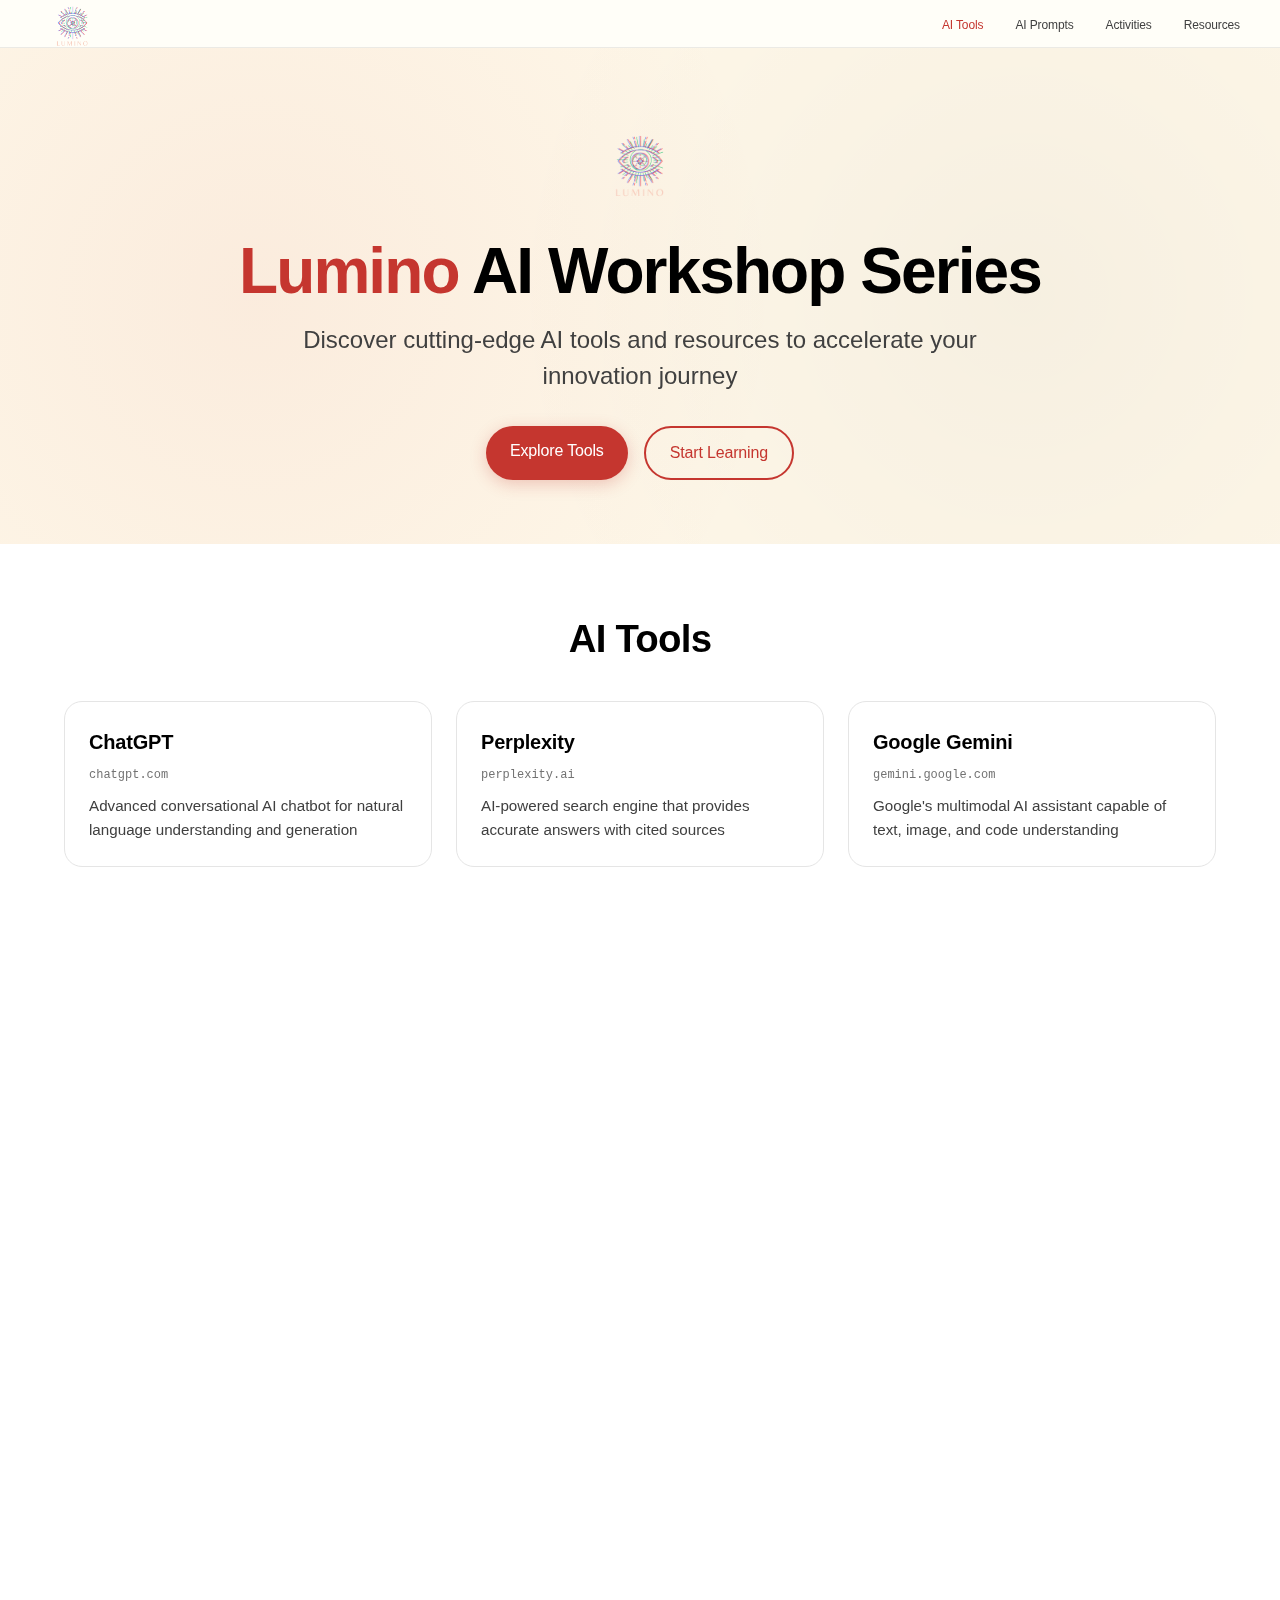
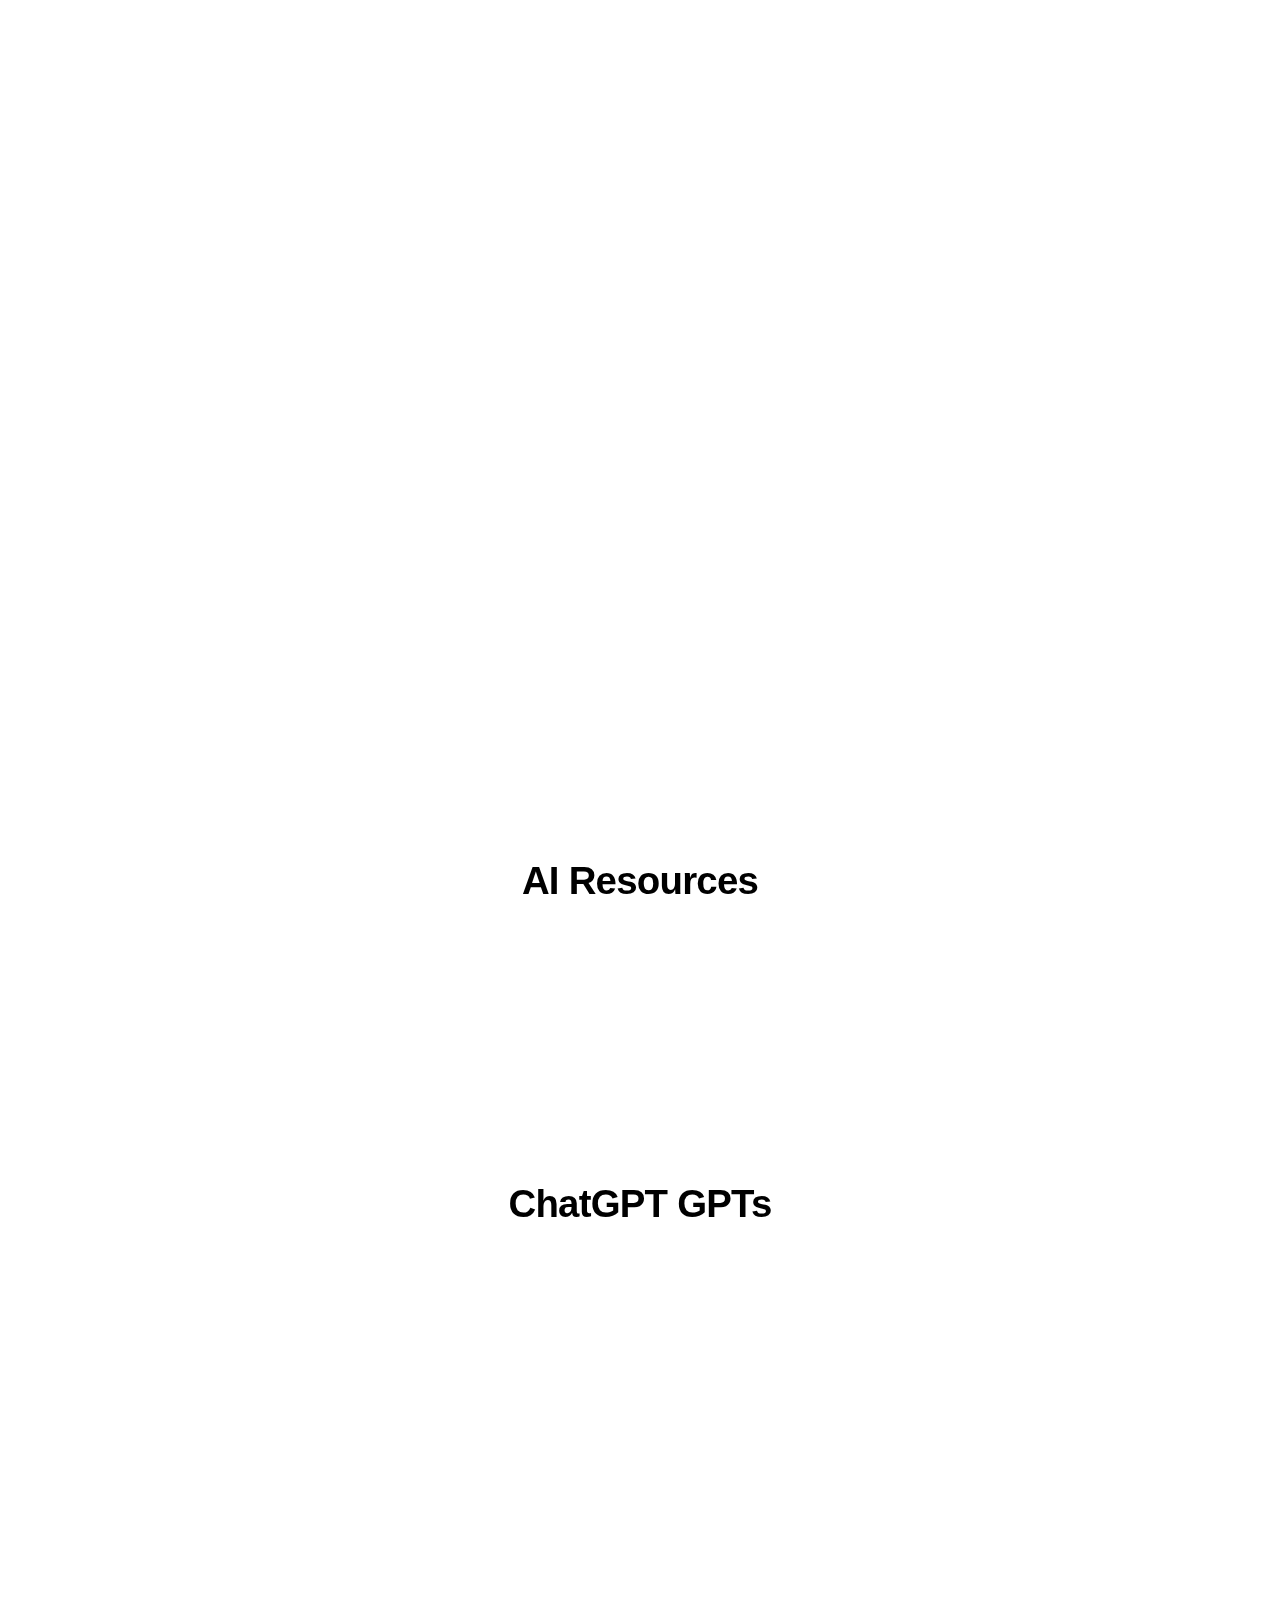
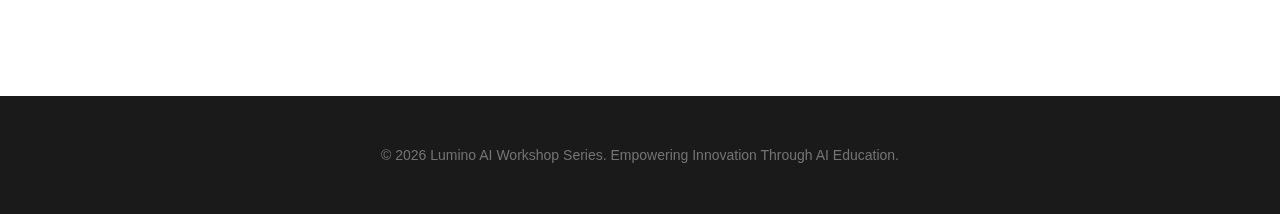
<file: index.html>
<!DOCTYPE html>
<html lang="en">

<head>
    <meta charset="UTF-8">
    <meta name="viewport" content="width=device-width, initial-scale=1.0">
    <title>Lumino AI Workshop Series - AI Tools & Resources</title>
    <link rel="stylesheet" href="styles.css">
</head>

<body>
    <!-- Apple-Style Navigation -->
    <nav class="top-nav">
        <img src="images/logo.png" alt="Lumino" class="top-nav-logo">
        <ul class="top-nav-menu">
            <li><a href="index.html" class="active">AI Tools</a></li>
            <li><a href="aiprompt.html">AI Prompts</a></li>
            <li><a href="activities.html">Activities</a></li>
            <li><a href="resources.html">Resources</a></li>
        </ul>
    </nav>

    <div class="container">
        <!-- Hero Section -->
        <section class="hero">
            <img src="images/logo.png" alt="Lumino Logo" class="hero-logo">
            <h1><span class="accent">Lumino</span> AI Workshop Series</h1>
            <p>Discover cutting-edge AI tools and resources to accelerate your innovation journey</p>
            <div class="hero-buttons">
                <a href="#tools" class="btn btn-primary">Explore Tools</a>
                <a href="activities.html" class="btn btn-secondary">Start Learning</a>
            </div>
        </section>

        <!-- Content -->
        <div class="content">
            <section class="section" id="tools">
                <h2 class="section-title">AI Tools</h2>
                <div class="tools-grid">
                    <div class="tool-card">
                        <a href="https://chatgpt.com/" class="tool-link" target="_blank">ChatGPT</a>
                        <div class="tool-url">chatgpt.com</div>
                        <div class="tool-description">Advanced conversational AI chatbot for natural language
                            understanding and generation</div>
                    </div>

                    <div class="tool-card">
                        <a href="https://www.perplexity.ai/" class="tool-link" target="_blank">Perplexity</a>
                        <div class="tool-url">perplexity.ai</div>
                        <div class="tool-description">AI-powered search engine that provides accurate answers with cited
                            sources</div>
                    </div>

                    <div class="tool-card">
                        <a href="https://gemini.google.com" class="tool-link" target="_blank">Google Gemini</a>
                        <div class="tool-url">gemini.google.com</div>
                        <div class="tool-description">Google's multimodal AI assistant capable of text, image, and code
                            understanding</div>
                    </div>

                    <div class="tool-card">
                        <a href="https://aistudio.google.com/" class="tool-link" target="_blank">Google AI Studio</a>
                        <div class="tool-url">aistudio.google.com</div>
                        <div class="tool-description">Platform for prototyping with Google's generative AI models and
                            APIs</div>
                    </div>

                    <div class="tool-card">
                        <a href="https://www.deepseek.com/" class="tool-link" target="_blank">Deepseek</a>
                        <div class="tool-url">deepseek.com</div>
                        <div class="tool-description">Open-source AI model focused on coding and reasoning capabilities
                        </div>
                    </div>

                    <div class="tool-card">
                        <a href="https://notebooklm.google/" class="tool-link" target="_blank">NotebookLM</a>
                        <div class="tool-url">notebooklm.google</div>
                        <div class="tool-description">AI-powered research and note-taking tool for document analysis and
                            insights</div>
                    </div>

                    <div class="tool-card">
                        <a href="https://suno.com/" class="tool-link" target="_blank">Suno</a>
                        <div class="tool-url">suno.com</div>
                        <div class="tool-description">AI music generator that creates songs from text prompts</div>
                    </div>

                    <div class="tool-card">
                        <a href="https://invideo.io/" class="tool-link" target="_blank">InVideo</a>
                        <div class="tool-url">invideo.io</div>
                        <div class="tool-description">AI-powered video creation platform for marketing and social media
                            content</div>
                    </div>

                    <div class="tool-card">
                        <a href="https://openai.com/sora/" class="tool-link" target="_blank">Sora</a>
                        <div class="tool-url">openai.com/sora</div>
                        <div class="tool-description">OpenAI's text-to-video AI model for creating realistic video
                            content</div>
                    </div>

                    <div class="tool-card">
                        <a href="https://grok.com/" class="tool-link" target="_blank">Grok</a>
                        <div class="tool-url">grok.com</div>
                        <div class="tool-description">X's AI chatbot with real-time information access and witty
                            personality</div>
                    </div>

                    <div class="tool-card">
                        <a href="https://www.meta.ai/" class="tool-link" target="_blank">Meta AI</a>
                        <div class="tool-url">meta.ai</div>
                        <div class="tool-description">Meta's AI assistant integrated across Facebook, Instagram, and
                            WhatsApp</div>
                    </div>

                    <div class="tool-card">
                        <a href="https://gen.hexa3d.io/free-online-ai-3d-image-to-model-generator" class="tool-link"
                            target="_blank">Hexa 3D</a>
                        <div class="tool-url">gen.hexa3d.io</div>
                        <div class="tool-description">AI-powered 3D model generator from images for game and design
                            assets</div>
                    </div>

                    <div class="tool-card">
                        <a href="https://app.read.ai/" class="tool-link" target="_blank">Read AI</a>
                        <div class="tool-url">app.read.ai</div>
                        <div class="tool-description">AI meeting assistant that provides summaries and insights from
                            video calls</div>
                    </div>

                    <div class="tool-card">
                        <a href="https://manus.im/app" class="tool-link" target="_blank">Manus AI</a>
                        <div class="tool-url">manus.im/app</div>
                        <div class="tool-description">AI-powered writing assistant for academic and professional
                            documents</div>
                    </div>

                    <div class="tool-card">
                        <a href="https://web.descript.com/" class="tool-link" target="_blank">Descript</a>
                        <div class="tool-url">web.descript.com</div>
                        <div class="tool-description">All-in-one video and podcast editing platform with AI
                            transcription</div>
                    </div>

                    <div class="tool-card">
                        <a href="https://fliki.ai/" class="tool-link" target="_blank">Fliki AI</a>
                        <div class="tool-url">fliki.ai</div>
                        <div class="tool-description">Text-to-video AI platform with realistic voice synthesis and
                            avatars</div>
                    </div>

                    <div class="tool-card">
                        <a href="https://quillbot.com/" class="tool-link" target="_blank">Quillbot</a>
                        <div class="tool-url">quillbot.com</div>
                        <div class="tool-description">AI writing tool for paraphrasing, grammar checking, and content
                            optimization</div>
                    </div>

                    <div class="tool-card">
                        <a href="https://hixbypass.com/" class="tool-link" target="_blank">Hix AI Bypass</a>
                        <div class="tool-url">hixbypass.com</div>
                        <div class="tool-description">AI detection bypass tool to humanize AI-generated content</div>
                    </div>

                    <div class="tool-card">
                        <a href="https://www.canva.com/" class="tool-link" target="_blank">Canva</a>
                        <div class="tool-url">canva.com</div>
                        <div class="tool-description">Graphic design platform with AI-powered design suggestions and
                            templates</div>
                    </div>

                    <div class="tool-card">
                        <a href="https://character.ai/" class="tool-link" target="_blank">Character AI</a>
                        <div class="tool-url">character.ai</div>
                        <div class="tool-description">Platform for creating and chatting with AI-powered fictional
                            characters</div>
                    </div>

                    <div class="tool-card">
                        <a href="https://remini.ai/" class="tool-link" target="_blank">Remini</a>
                        <div class="tool-url">remini.ai</div>
                        <div class="tool-description">AI photo enhancer that improves and upscales image quality</div>
                    </div>

                    <div class="tool-card">
                        <a href="https://claude.ai/" class="tool-link" target="_blank">Claude AI</a>
                        <div class="tool-url">claude.ai</div>
                        <div class="tool-description">Anthropic's AI assistant focused on helpfulness, harmlessness, and
                            honesty</div>
                    </div>

                    <div class="tool-card">
                        <a href="https://gamma.app/" class="tool-link" target="_blank">Gamma AI</a>
                        <div class="tool-url">gamma.app</div>
                        <div class="tool-description">AI-powered presentation and document creator with beautiful
                            designs</div>
                    </div>

                    <div class="tool-card">
                        <a href="https://venngage.com/" class="tool-link" target="_blank">Venngage</a>
                        <div class="tool-url">venngage.com</div>
                        <div class="tool-description">Infographic and data visualization tool with AI-powered design
                            assistance</div>
                    </div>

                    <div class="tool-card">
                        <a href="https://lovable.dev/" class="tool-link" target="_blank">Lovable Dev</a>
                        <div class="tool-url">lovable.dev</div>
                        <div class="tool-description">AI-powered web development platform for building apps with natural
                            language</div>
                    </div>

                    <div class="tool-card">
                        <a href="https://n8n.io/" class="tool-link" target="_blank">N8n</a>
                        <div class="tool-url">n8n.io</div>
                        <div class="tool-description">Workflow automation platform with AI integrations for connecting
                            apps and services</div>
                    </div>
                </div>
            </section>

            <section class="section">
                <h2 class="section-title">AI Resources</h2>
                <div class="tools-grid">
                    <div class="resource-item">
                        <a href="https://artificialanalysis.ai/models" class="resource-link" target="_blank">AI
                            Benchmark</a>
                        <div class="resource-url">artificialanalysis.ai</div>
                        <div class="resource-description">Comprehensive performance comparisons and benchmarks for AI
                            language models</div>
                    </div>

                    <div class="resource-item">
                        <a href="https://platform.openai.com/chat/edit?models=gpt-5&optimize=true" class="resource-link"
                            target="_blank">ChatGPT 5 Prompt Optimizer</a>
                        <div class="resource-url">platform.openai.com</div>
                        <div class="resource-description">Advanced prompt optimization tool for maximizing ChatGPT-5
                            performance</div>
                    </div>
                </div>
            </section>

            <section class="section">
                <h2 class="section-title">ChatGPT GPTs</h2>
                <div class="tools-grid">
                    <div class="resource-item">
                        <a href="https://chatgpt.com/g/g-68c7e5ec75c4819199b77ba460ff1938-fact-checker-gpt"
                            class="resource-link" target="_blank">Fact Checker GPT</a>
                        <div class="resource-description">Verifies information accuracy and checks claims against
                            reliable sources</div>
                    </div>

                    <div class="resource-item">
                        <a href="https://chatgpt.com/g/g-hpFSt1lgj-market-research-and-trends-analyst"
                            class="resource-link" target="_blank">Market Research Analyst</a>
                        <div class="resource-description">Analyzes market trends, consumer behavior, and provides
                            competitive insights</div>
                    </div>

                    <div class="resource-item">
                        <a href="https://chatgpt.com/g/g-WKIaLGGem-tech-support-advisor" class="resource-link"
                            target="_blank">Tech Support Advisor</a>
                        <div class="resource-description">Provides technical support, troubleshooting, and IT solutions
                        </div>
                    </div>

                    <div class="resource-item">
                        <a href="https://chatgpt.com/g/g-alKfVrz9K-canva" class="resource-link"
                            target="_blank">Canva</a>
                        <div class="resource-description">Creates stunning graphics and designs with AI-powered
                            suggestions</div>
                    </div>

                    <div class="resource-item">
                        <a href="https://chatgpt.com/g/g-hcqdAuSMv-kayak-flights-hotels-cars" class="resource-link"
                            target="_blank">KAYAK - Flights, Hotels & Cars</a>
                        <div class="resource-description">Search and book flights, hotels, and rental cars with
                            integrated planning</div>
                    </div>
                </div>
            </section>
        </div>

        <footer class="footer">
            <p>© 2026 Lumino AI Workshop Series. Empowering Innovation Through AI Education.</p>
        </footer>
    </div>

    <script src="main.js"></script>
</body>

</html>
</file>
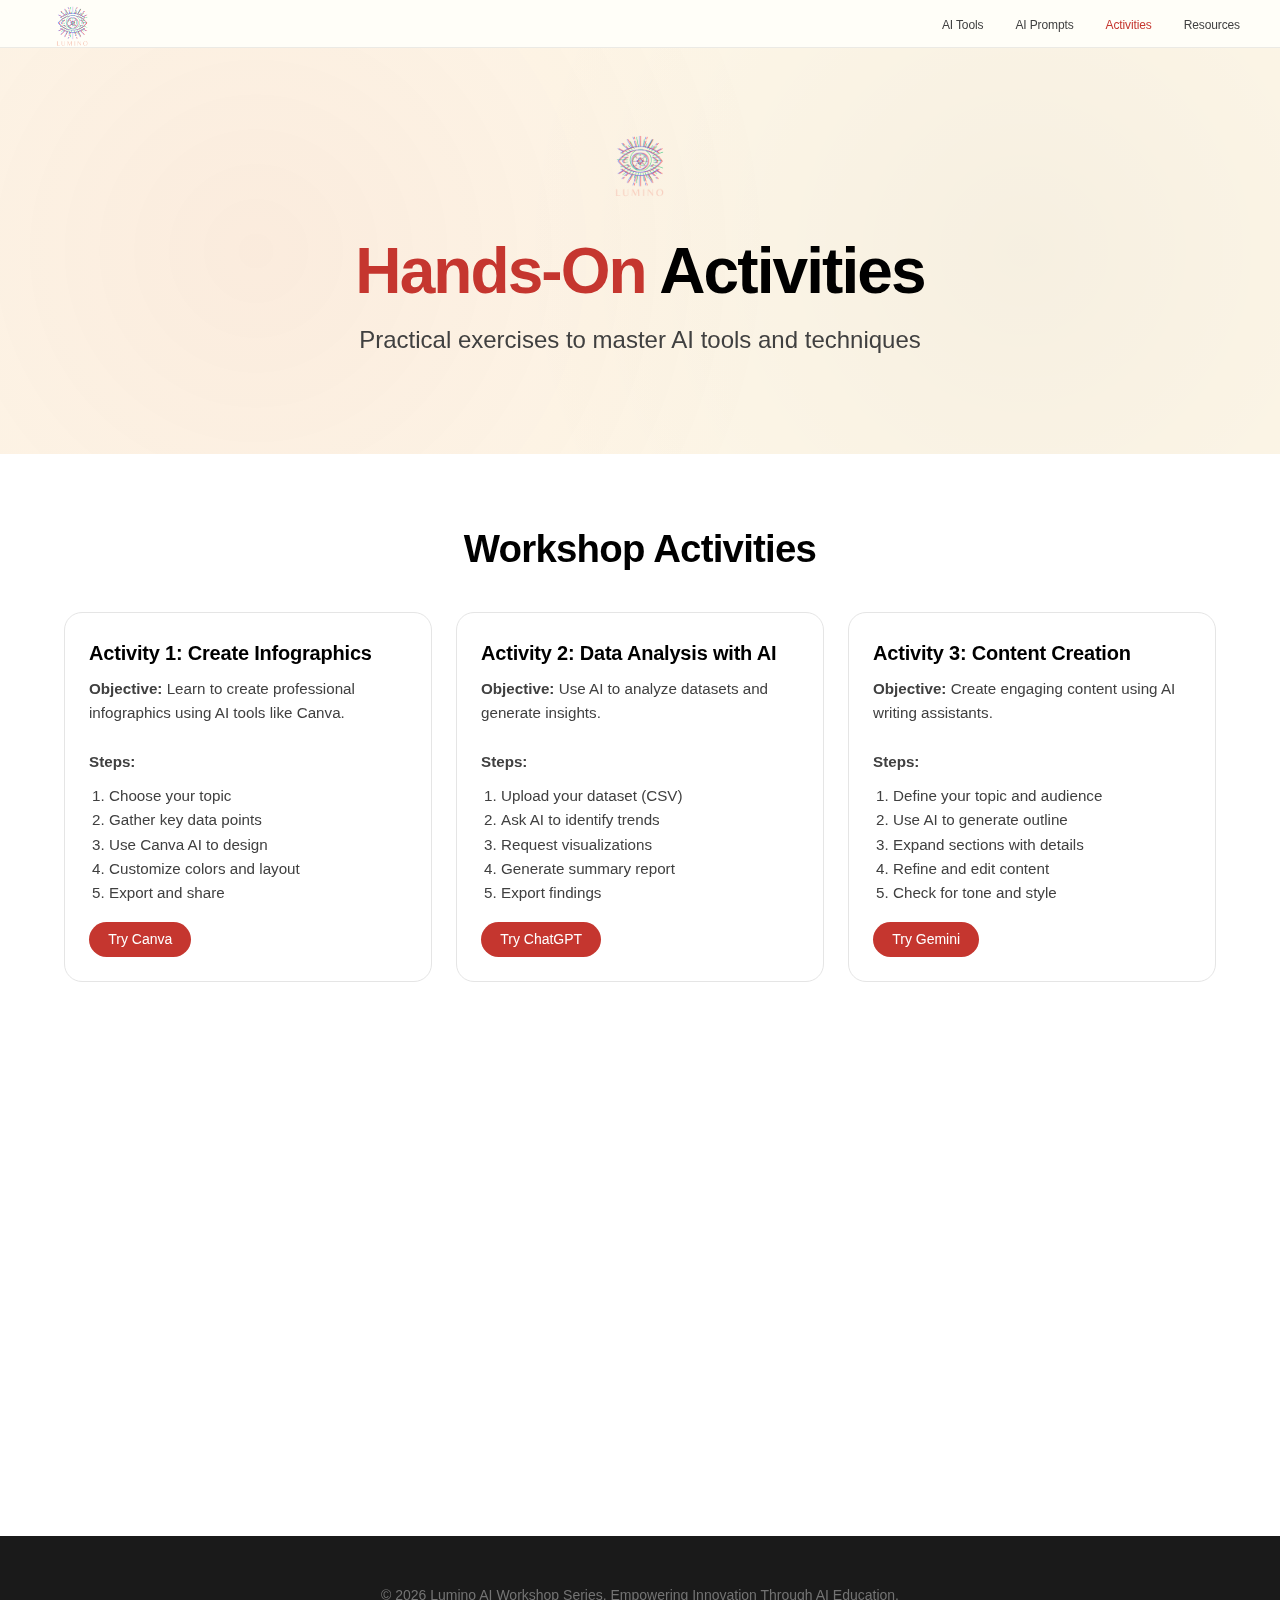
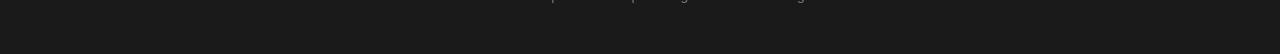
<file: activities.html>
<!DOCTYPE html>
<html lang="en">

<head>
    <meta charset="UTF-8">
    <meta name="viewport" content="width=device-width, initial-scale=1.0">
    <title>Activities - Lumino AI Workshop Series</title>
    <link rel="stylesheet" href="styles.css">
</head>

<body>
    <!-- Apple-Style Navigation -->
    <nav class="top-nav">
        <img src="images/logo.png" alt="Lumino" class="top-nav-logo">
        <ul class="top-nav-menu">
            <li><a href="index.html">AI Tools</a></li>
            <li><a href="aiprompt.html">AI Prompts</a></li>
            <li><a href="activities.html" class="active">Activities</a></li>
            <li><a href="resources.html">Resources</a></li>
        </ul>
    </nav>

    <div class="container">
        <!-- Hero Section -->
        <section class="hero">
            <img src="images/logo.png" alt="Lumino Logo" class="hero-logo">
            <h1><span class="accent">Hands-On</span> Activities</h1>
            <p>Practical exercises to master AI tools and techniques</p>
        </section>

        <!-- Content -->
        <div class="content">
            <section class="section">
                <h2 class="section-title">Workshop Activities</h2>
                <div class="tools-grid">
                    <div class="activity-card">
                        <div class="tool-link">Activity 1: Create Infographics</div>
                        <div class="tool-description">
                            <strong>Objective:</strong> Learn to create professional infographics using AI tools like
                            Canva.
                            <br><br>
                            <strong>Steps:</strong>
                            <ol style="margin-left: 20px; margin-top: 10px;">
                                <li>Choose your topic</li>
                                <li>Gather key data points</li>
                                <li>Use Canva AI to design</li>
                                <li>Customize colors and layout</li>
                                <li>Export and share</li>
                            </ol>
                        </div>
                        <button class="copy-btn" onclick="window.open('https://canva.com', '_blank')">Try Canva</button>
                    </div>

                    <div class="activity-card">
                        <div class="tool-link">Activity 2: Data Analysis with AI</div>
                        <div class="tool-description">
                            <strong>Objective:</strong> Use AI to analyze datasets and generate insights.
                            <br><br>
                            <strong>Steps:</strong>
                            <ol style="margin-left: 20px; margin-top: 10px;">
                                <li>Upload your dataset (CSV)</li>
                                <li>Ask AI to identify trends</li>
                                <li>Request visualizations</li>
                                <li>Generate summary report</li>
                                <li>Export findings</li>
                            </ol>
                        </div>
                        <button class="copy-btn" onclick="window.open('https://chatgpt.com', '_blank')">Try
                            ChatGPT</button>
                    </div>

                    <div class="activity-card">
                        <div class="tool-link">Activity 3: Content Creation</div>
                        <div class="tool-description">
                            <strong>Objective:</strong> Create engaging content using AI writing assistants.
                            <br><br>
                            <strong>Steps:</strong>
                            <ol style="margin-left: 20px; margin-top: 10px;">
                                <li>Define your topic and audience</li>
                                <li>Use AI to generate outline</li>
                                <li>Expand sections with details</li>
                                <li>Refine and edit content</li>
                                <li>Check for tone and style</li>
                            </ol>
                        </div>
                        <button class="copy-btn" onclick="window.open('https://gemini.google.com', '_blank')">Try
                            Gemini</button>
                    </div>

                    <div class="activity-card">
                        <div class="tool-link">Activity 4: Image Generation</div>
                        <div class="tool-description">
                            <strong>Objective:</strong> Create custom images using AI image generators.
                            <br><br>
                            <strong>Steps:</strong>
                            <ol style="margin-left: 20px; margin-top: 10px;">
                                <li>Craft a detailed prompt</li>
                                <li>Specify style and mood</li>
                                <li>Generate multiple variations</li>
                                <li>Select best result</li>
                                <li>Refine with adjustments</li>
                            </ol>
                        </div>
                        <button class="copy-btn" onclick="window.open('https://chatgpt.com', '_blank')">Try
                            DALL-E</button>
                    </div>

                    <div class="activity-card">
                        <div class="tool-link">Activity 5: Research Paper Summary</div>
                        <div class="tool-description">
                            <strong>Objective:</strong> Use AI to summarize and analyze research papers.
                            <br><br>
                            <strong>Steps:</strong>
                            <ol style="margin-left: 20px; margin-top: 10px;">
                                <li>Upload PDF or provide URL</li>
                                <li>Request key findings summary</li>
                                <li>Ask for methodology breakdown</li>
                                <li>Get citation suggestions</li>
                                <li>Generate reading notes</li>
                            </ol>
                        </div>
                        <button class="copy-btn" onclick="window.open('https://notebooklm.google', '_blank')">Try
                            NotebookLM</button>
                    </div>

                    <div class="activity-card">
                        <div class="tool-link">Activity 6: Video Script Writing</div>
                        <div class="tool-description">
                            <strong>Objective:</strong> Create professional video scripts using AI.
                            <br><br>
                            <strong>Steps:</strong>
                            <ol style="margin-left: 20px; margin-top: 10px;">
                                <li>Define video purpose and length</li>
                                <li>Outline key talking points</li>
                                <li>Generate script with AI</li>
                                <li>Add hooks and CTAs</li>
                                <li>Format for teleprompter</li>
                            </ol>
                        </div>
                        <button class="copy-btn" onclick="window.open('https://claude.ai', '_blank')">Try
                            Claude</button>
                    </div>
                </div>
            </section>
        </div>

        <footer class="footer">
            <p>© 2026 Lumino AI Workshop Series. Empowering Innovation Through AI Education.</p>
        </footer>
    </div>

    <script src="main.js"></script>
</body>

</html>
</file>
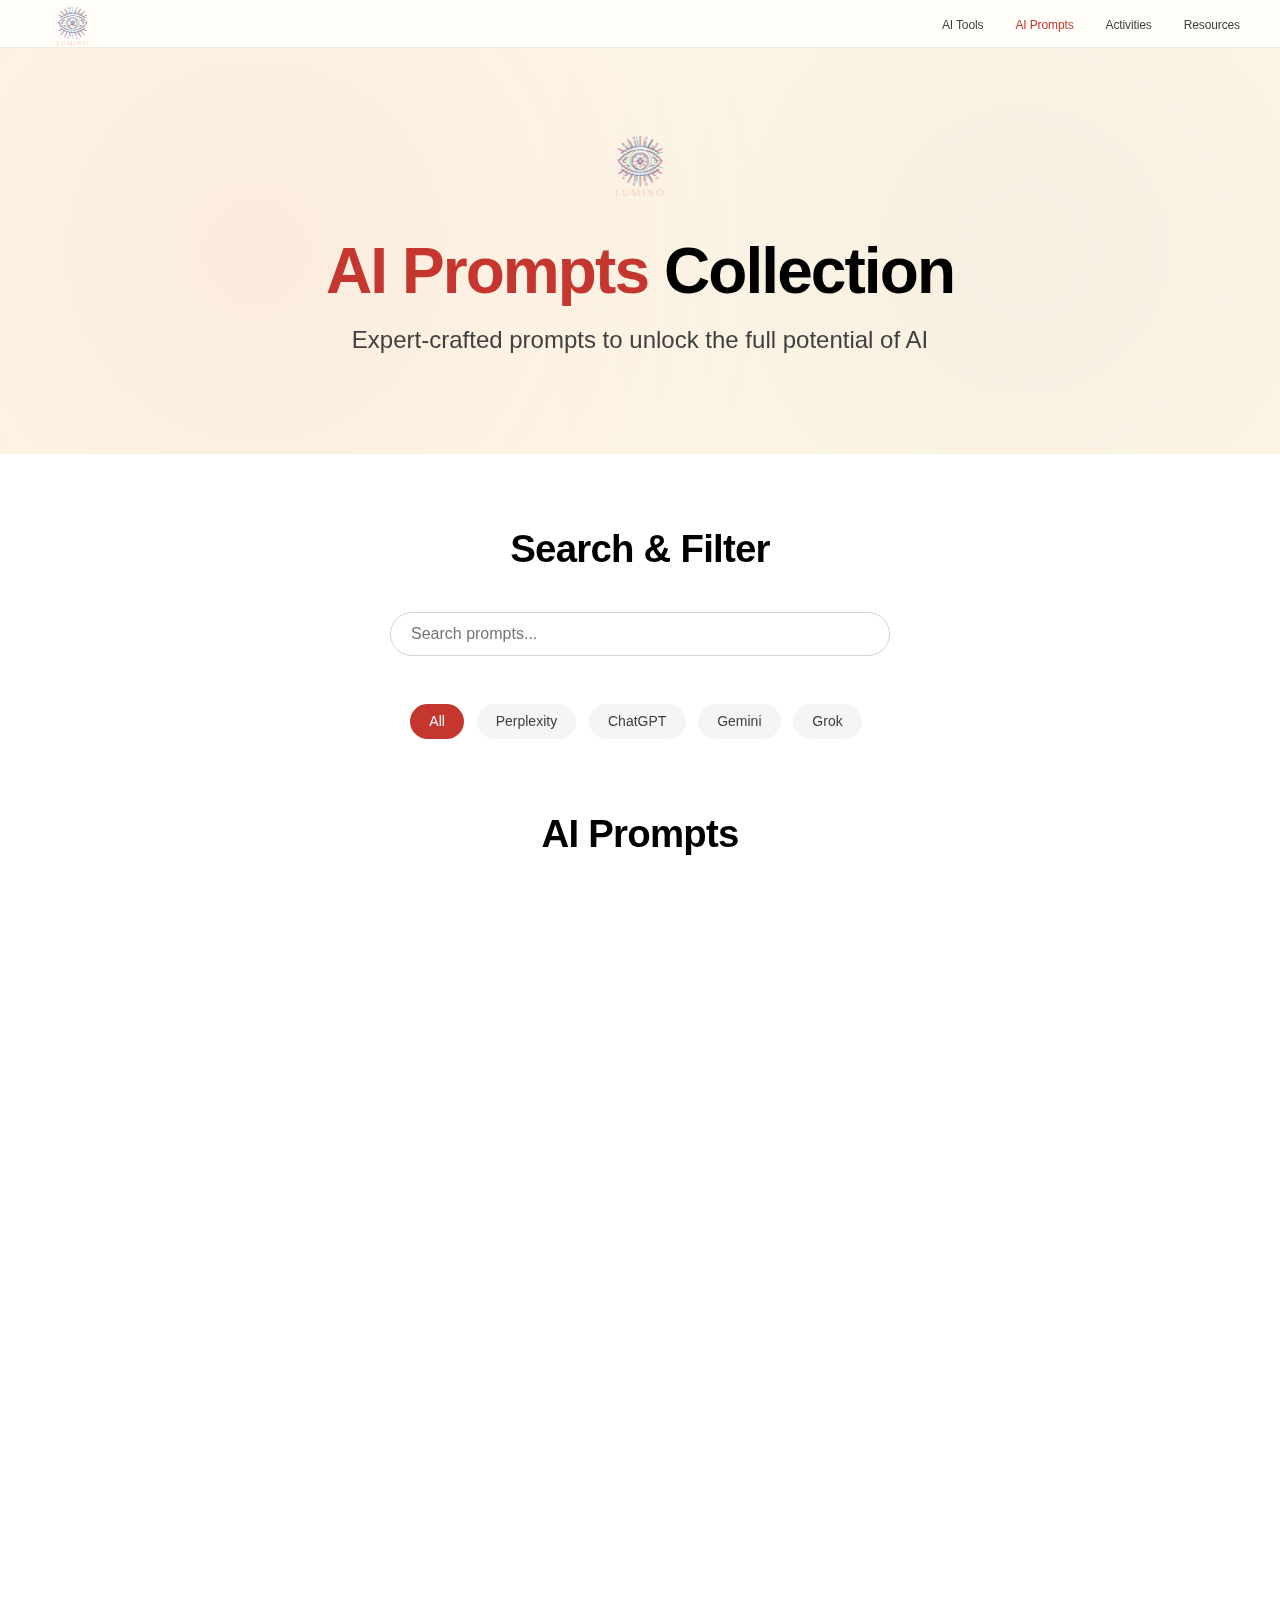
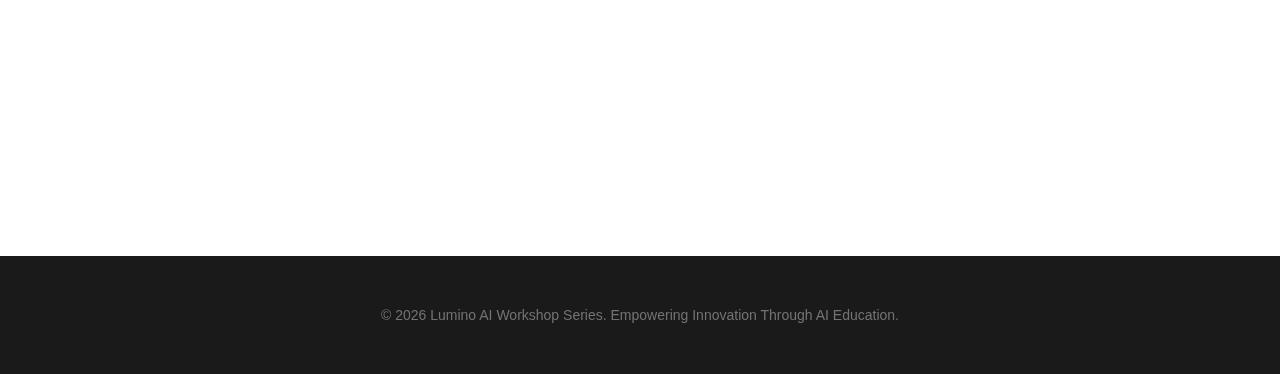
<file: aiprompt.html>
<!DOCTYPE html>
<html lang="en">

<head>
    <meta charset="UTF-8">
    <meta name="viewport" content="width=device-width, initial-scale=1.0">
    <title>AI Prompts - Lumino AI Workshop Series</title>
    <link rel="stylesheet" href="styles.css">
</head>

<body>
    <!-- Apple-Style Navigation -->
    <nav class="top-nav">
        <img src="images/logo.png" alt="Lumino" class="top-nav-logo">
        <ul class="top-nav-menu">
            <li><a href="index.html">AI Tools</a></li>
            <li><a href="aiprompt.html" class="active">AI Prompts</a></li>
            <li><a href="activities.html">Activities</a></li>
            <li><a href="resources.html">Resources</a></li>
        </ul>

    </nav>

    <div class="container">
        <!-- Hero Section -->
        <section class="hero">
            <img src="images/logo.png" alt="Lumino Logo" class="hero-logo">
            <h1><span class="accent">AI Prompts</span> Collection</h1>
            <p>Expert-crafted prompts to unlock the full potential of AI</p>
        </section>

        <!-- Content -->
        <div class="content">
            <section class="section">
                <h2 class="section-title">Search & Filter</h2>
                <div style="text-align: center; margin-bottom: 2rem;">
                    <input type="text" id="searchInput" placeholder="Search prompts..."
                        style="width: 100%; max-width: 500px; padding: 12px 20px; border: 1px solid var(--gray-300); border-radius: var(--radius-full); font-size: 1rem;">
                </div>
                <div style="text-align: center; margin-bottom: 2rem;">
                    <button class="filter-btn active" data-platform="all">All</button>
                    <button class="filter-btn" data-platform="perplexity">Perplexity</button>
                    <button class="filter-btn" data-platform="chatgpt">ChatGPT</button>
                    <button class="filter-btn" data-platform="gemini">Gemini</button>
                    <button class="filter-btn" data-platform="grok">Grok</button>
                </div>
            </section>

            <section class="section">
                <h2 class="section-title">AI Prompts</h2>
                <div class="tools-grid">
                    <div class="prompt-card" data-platform="perplexity">
                        <div class="tool-link">Research Assistant</div>
                        <div class="tool-description">Help me research [topic]. Provide key insights, latest
                            developments, and credible sources.</div>
                        <button class="copy-btn" onclick="copyPrompt(this)">Copy Prompt</button>
                    </div>

                    <div class="prompt-card" data-platform="chatgpt">
                        <div class="tool-link">Content Writer</div>
                        <div class="tool-description">Write a compelling [blog post/article] about [topic] in a [tone]
                            style with [word count] words.</div>
                        <button class="copy-btn" onclick="copyPrompt(this)">Copy Prompt</button>
                    </div>

                    <div class="prompt-card" data-platform="chatgpt">
                        <div class="tool-link">Code Assistant</div>
                        <div class="tool-description">Help me write [language] code to [task]. Include comments and best
                            practices.</div>
                        <button class="copy-btn" onclick="copyPrompt(this)">Copy Prompt</button>
                    </div>

                    <div class="prompt-card" data-platform="gemini">
                        <div class="tool-link">Image Analysis</div>
                        <div class="tool-description">Analyze this image and provide detailed insights about [specific
                            aspect].</div>
                        <button class="copy-btn" onclick="copyPrompt(this)">Copy Prompt</button>
                    </div>

                    <div class="prompt-card" data-platform="chatgpt">
                        <div class="tool-link">Email Composer</div>
                        <div class="tool-description">Draft a professional email to [recipient] regarding [subject] in a
                            [tone] manner.</div>
                        <button class="copy-btn" onclick="copyPrompt(this)">Copy Prompt</button>
                    </div>

                    <div class="prompt-card" data-platform="perplexity">
                        <div class="tool-link">Fact Checker</div>
                        <div class="tool-description">Verify this claim: [statement]. Provide sources and evidence for
                            or against.</div>
                        <button class="copy-btn" onclick="copyPrompt(this)">Copy Prompt</button>
                    </div>

                    <div class="prompt-card" data-platform="chatgpt">
                        <div class="tool-link">Essay Writer</div>
                        <div class="tool-description">Write a [word count]-word essay on [topic] with introduction, body
                            paragraphs, and conclusion.</div>
                        <button class="copy-btn" onclick="copyPrompt(this)">Copy Prompt</button>
                    </div>

                    <div class="prompt-card" data-platform="grok">
                        <div class="tool-link">News Summary</div>
                        <div class="tool-description">Summarize the latest news about [topic] with key points and
                            implications.</div>
                        <button class="copy-btn" onclick="copyPrompt(this)">Copy Prompt</button>
                    </div>

                    <div class="prompt-card" data-platform="chatgpt">
                        <div class="tool-link">Creative Story</div>
                        <div class="tool-description">Write a creative [genre] story about [theme] with engaging
                            characters and plot.</div>
                        <button class="copy-btn" onclick="copyPrompt(this)">Copy Prompt</button>
                    </div>

                    <div class="prompt-card" data-platform="gemini">
                        <div class="tool-link">Data Analyzer</div>
                        <div class="tool-description">Analyze this data and provide insights, trends, and
                            recommendations.</div>
                        <button class="copy-btn" onclick="copyPrompt(this)">Copy Prompt</button>
                    </div>
                </div>
            </section>
        </div>

        <footer class="footer">
            <p>© 2026 Lumino AI Workshop Series. Empowering Innovation Through AI Education.</p>
        </footer>
    </div>

    <script src="main.js"></script>
    <script>
        function copyPrompt(button) {
            const description = button.previousElementSibling.textContent;
            navigator.clipboard.writeText(description).then(() => {
                button.textContent = 'Copied!';
                setTimeout(() => {
                    button.textContent = 'Copy Prompt';
                }, 2000);
            });
        }

        // Filter functionality
        document.querySelectorAll('.filter-btn').forEach(btn => {
            btn.addEventListener('click', () => {
                document.querySelectorAll('.filter-btn').forEach(b => b.classList.remove('active'));
                btn.classList.add('active');

                const platform = btn.dataset.platform;
                document.querySelectorAll('.prompt-card').forEach(card => {
                    if (platform === 'all' || card.dataset.platform === platform) {
                        card.style.display = 'block';
                    } else {
                        card.style.display = 'none';
                    }
                });
            });
        });

        // Search functionality
        document.getElementById('searchInput').addEventListener('input', (e) => {
            const searchTerm = e.target.value.toLowerCase();
            document.querySelectorAll('.prompt-card').forEach(card => {
                const text = card.textContent.toLowerCase();
                card.style.display = text.includes(searchTerm) ? 'block' : 'none';
            });
        });
    </script>
</body>

</html>
</file>
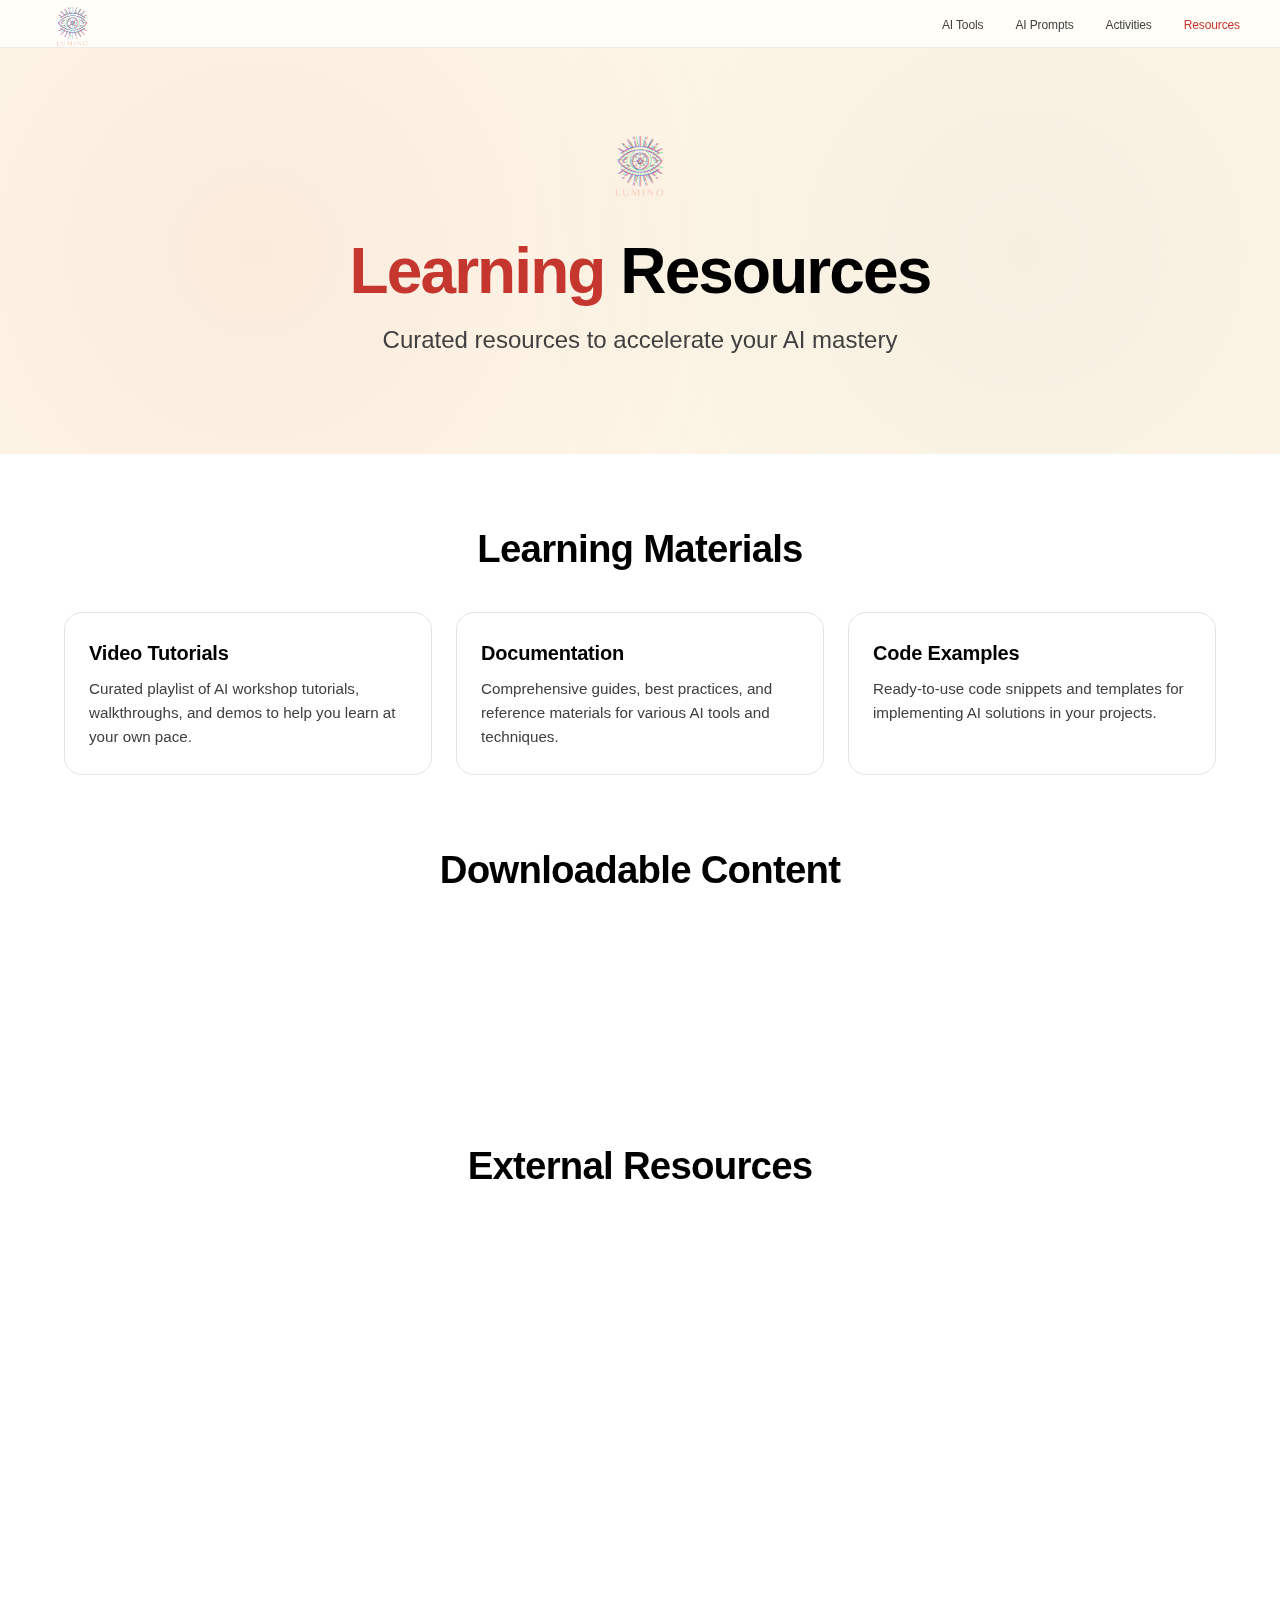
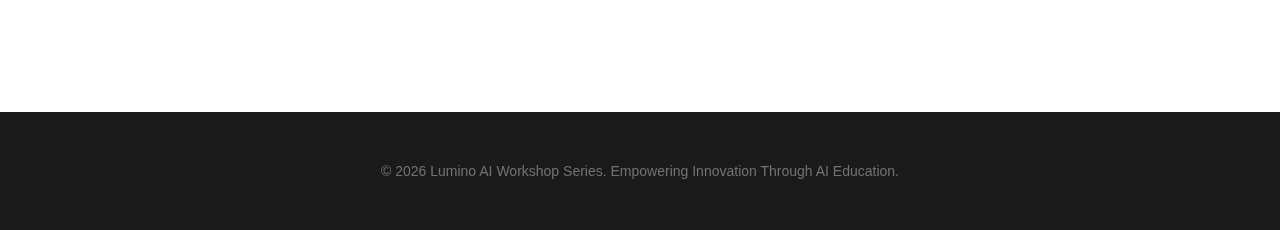
<file: resources.html>
<!DOCTYPE html>
<html lang="en">

<head>
    <meta charset="UTF-8">
    <meta name="viewport" content="width=device-width, initial-scale=1.0">
    <title>Resources - Lumino AI Workshop Series</title>
    <link rel="stylesheet" href="styles.css">
</head>

<body>
    <!-- Apple-Style Navigation -->
    <nav class="top-nav">
        <img src="images/logo.png" alt="Lumino" class="top-nav-logo">
        <ul class="top-nav-menu">
            <li><a href="index.html">AI Tools</a></li>
            <li><a href="aiprompt.html">AI Prompts</a></li>
            <li><a href="activities.html">Activities</a></li>
            <li><a href="resources.html" class="active">Resources</a></li>
        </ul>

    </nav>

    <div class="container">
        <!-- Hero Section -->
        <section class="hero">
            <img src="images/logo.png" alt="Lumino Logo" class="hero-logo">
            <h1><span class="accent">Learning</span> Resources</h1>
            <p>Curated resources to accelerate your AI mastery</p>
        </section>

        <!-- Content -->
        <div class="content">
            <section class="section">
                <h2 class="section-title">Learning Materials</h2>
                <div class="tools-grid">
                    <div class="resource-item">
                        <div class="resource-link">Video Tutorials</div>
                        <div class="resource-description">Curated playlist of AI workshop tutorials, walkthroughs, and
                            demos to help you learn at your own pace.</div>
                    </div>

                    <div class="resource-item">
                        <div class="resource-link">Documentation</div>
                        <div class="resource-description">Comprehensive guides, best practices, and reference materials
                            for various AI tools and techniques.</div>
                    </div>

                    <div class="resource-item">
                        <div class="resource-link">Code Examples</div>
                        <div class="resource-description">Ready-to-use code snippets and templates for implementing AI
                            solutions in your projects.</div>
                    </div>
                </div>
            </section>

            <section class="section">
                <h2 class="section-title">Downloadable Content</h2>
                <div class="tools-grid">
                    <div class="resource-item">
                        <div class="resource-link">Cheat Sheets</div>
                        <div class="resource-description">Quick reference guides for AI tools, prompt engineering
                            techniques, and best practices.</div>
                    </div>

                    <div class="resource-item">
                        <div class="resource-link">Workshop Slides</div>
                        <div class="resource-description">Presentation slides from past workshops covering various AI
                            topics and applications.</div>
                    </div>

                    <div class="resource-item">
                        <div class="resource-link">Practice Datasets</div>
                        <div class="resource-description">Sample datasets for hands-on practice with AI tools and model
                            training exercises.</div>
                    </div>
                </div>
            </section>

            <section class="section">
                <h2 class="section-title">External Resources</h2>
                <div class="tools-grid">
                    <div class="resource-item">
                        <a href="https://www.coursera.org/courses?query=artificial%20intelligence" class="resource-link"
                            target="_blank">Online Courses</a>
                        <div class="resource-url">coursera.org</div>
                        <div class="resource-description">Links to recommended online courses for deepening your AI
                            knowledge and skills.</div>
                    </div>

                    <div class="resource-item">
                        <a href="https://github.com/topics/artificial-intelligence" class="resource-link"
                            target="_blank">Open Source Projects</a>
                        <div class="resource-url">github.com</div>
                        <div class="resource-description">Explore and contribute to AI open-source projects to gain
                            practical experience.</div>
                    </div>

                    <div class="resource-item">
                        <a href="https://www.reddit.com/r/artificial/" class="resource-link" target="_blank">AI
                            Communities</a>
                        <div class="resource-url">reddit.com</div>
                        <div class="resource-description">Join AI communities to connect with fellow learners and
                            industry professionals.</div>
                    </div>

                    <div class="resource-item">
                        <a href="https://arxiv.org/search/?query=artificial+intelligence&searchtype=all"
                            class="resource-link" target="_blank">Research Papers</a>
                        <div class="resource-url">arxiv.org</div>
                        <div class="resource-description">Latest research papers in AI, machine learning, and related
                            fields.</div>
                    </div>

                    <div class="resource-item">
                        <a href="https://paperswithcode.com/" class="resource-link" target="_blank">Papers With Code</a>
                        <div class="resource-url">paperswithcode.com</div>
                        <div class="resource-description">Research papers with implementation code and benchmarks for
                            practical learning.</div>
                    </div>

                    <div class="resource-item">
                        <a href="https://distill.pub/" class="resource-link" target="_blank">Distill</a>
                        <div class="resource-url">distill.pub</div>
                        <div class="resource-description">Clear, interactive explanations of machine learning concepts
                            and research.</div>
                    </div>
                </div>
            </section>
        </div>

        <footer class="footer">
            <p>© 2026 Lumino AI Workshop Series. Empowering Innovation Through AI Education.</p>
        </footer>
    </div>

    <script src="main.js"></script>
</body>

</html>
</file>
<file: styles.css>
/* ========================================
   LUMINO AI WORKSHOP - APPLE-STYLE MINIMAL UI
   Clean, Professional, User-Friendly Design
   Custom Color Palette: #fef7e8, #c5362f, #000000
   ======================================== */

/* ========== Color System ========== */
:root {
    /* Brand Colors */
    --cream: #fef7e8;
    --cream-dark: #f5e8d0;
    --red: #c5362f;
    --red-hover: #d45349;
    --black: #000000;

    /* Neutrals */
    --gray-50: #fafafa;
    --gray-100: #f5f5f5;
    --gray-200: #e5e5e5;
    --gray-300: #d4d4d4;
    --gray-500: #737373;
    --gray-700: #404040;
    --gray-900: #1a1a1a;
    --white: #ffffff;

    /* Shadows */
    --shadow-sm: 0 1px 3px rgba(0, 0, 0, 0.06);
    --shadow-md: 0 4px 12px rgba(0, 0, 0, 0.08);
    --shadow-lg: 0 10px 24px rgba(0, 0, 0, 0.12);
    --shadow-red: 0 4px 16px rgba(197, 54, 47, 0.25);

    /* Spacing */
    --space-xs: 0.5rem;
    --space-sm: 1rem;
    --space-md: 1.5rem;
    --space-lg: 2rem;
    --space-xl: 3rem;
    --space-2xl: 4rem;

    /* Radius */
    --radius: 12px;
    --radius-lg: 18px;
    --radius-full: 9999px;

    /* Typography */
    --font: -apple-system, BlinkMacSystemFont, 'SF Pro Display', 'Segoe UI', 'Helvetica Neue', Arial, sans-serif;

    /* Transitions */
    --transition: all 0.3s cubic-bezier(0.25, 0.46, 0.45, 0.94);
}

/* ========== Reset ========== */
* {
    margin: 0;
    padding: 0;
    box-sizing: border-box;
}

html {
    scroll-behavior: smooth;
    -webkit-font-smoothing: antialiased;
}

body {
    font-family: var(--font);
    line-height: 1.6;
    color: var(--gray-900);
    background: var(--cream);
    overflow-x: hidden;
}

/* ========== Apple-Style Navigation ========== */
.top-nav {
    background: rgba(255, 255, 255, 0.8);
    backdrop-filter: saturate(180%) blur(20px);
    border-bottom: 1px solid rgba(0, 0, 0, 0.08);
    position: sticky;
    top: 0;
    z-index: 1000;
    height: 48px;
    display: flex;
    align-items: center;
    justify-content: space-between;
    padding: 0 max(1rem, calc(50% - 600px));
}

.top-nav-logo {
    height: 65px;
    width: auto;
    display: block;
}

.top-nav-menu {
    display: flex;
    align-items: center;
    gap: 2rem;
    list-style: none;
}

.top-nav-menu a {
    color: var(--gray-700);
    text-decoration: none;
    font-size: 0.75rem;
    font-weight: 400;
    letter-spacing: -0.01em;
    transition: var(--transition);
}

.top-nav-menu a:hover {
    color: var(--gray-900);
}

.top-nav-menu a.active {
    color: var(--red);
    font-weight: 500;
}

.top-nav-icons {
    display: flex;
    align-items: center;
    gap: 1.5rem;
}

.top-nav-icon {
    color: var(--gray-700);
    font-size: 1rem;
    cursor: pointer;
    transition: var(--transition);
}

.top-nav-icon:hover {
    color: var(--gray-900);
}

/* ========== Container ========== */
.container {
    max-width: 100%;
    margin: 0 auto;
    background: var(--white);
}

/* ========== Hero Section ========== */
.hero {
    text-align: center;
    padding: var(--space-2xl) var(--space-md);
    background: var(--cream);
    background-image:
        radial-gradient(circle at 20% 50%, rgba(197, 54, 47, 0.06) 0%, transparent 50%),
        radial-gradient(circle at 80% 50%, rgba(0, 0, 0, 0.03) 0%, transparent 50%);
}

.hero-logo {
    max-width: 100px;
    margin: 0 auto var(--space-md);
    display: block;
}

.hero h1 {
    font-size: clamp(2.5rem, 5vw, 4rem);
    font-weight: 700;
    line-height: 1.1;
    color: var(--black);
    margin-bottom: var(--space-sm);
    letter-spacing: -0.03em;
}

.hero h1 .accent {
    color: var(--red);
}

.hero p {
    font-size: clamp(1.1rem, 2vw, 1.5rem);
    color: var(--gray-700);
    max-width: 700px;
    margin: 0 auto var(--space-lg);
    line-height: 1.5;
}

.hero-buttons {
    display: flex;
    gap: var(--space-sm);
    justify-content: center;
    flex-wrap: wrap;
}

/* ========== Buttons ========== */
.btn {
    display: inline-block;
    padding: 0.75rem 1.5rem;
    border-radius: var(--radius-full);
    font-size: 1rem;
    font-weight: 500;
    text-decoration: none;
    transition: var(--transition);
    cursor: pointer;
    border: none;
    letter-spacing: -0.01em;
}

.btn-primary {
    background: var(--red);
    color: var(--white);
    box-shadow: var(--shadow-red);
}

.btn-primary:hover {
    background: var(--red-hover);
    transform: translateY(-2px);
    box-shadow: 0 6px 20px rgba(197, 54, 47, 0.35);
}

.btn-secondary {
    background: transparent;
    color: var(--red);
    border: 2px solid var(--red);
}

.btn-secondary:hover {
    background: var(--red);
    color: var(--white);
}

/* ========== Content Section ========== */
.content {
    max-width: 1200px;
    margin: 0 auto;
    padding: var(--space-2xl) var(--space-md);
}

.section {
    margin-bottom: var(--space-2xl);
}

.section-title {
    font-size: clamp(1.75rem, 3vw, 2.5rem);
    font-weight: 700;
    color: var(--black);
    margin-bottom: var(--space-lg);
    text-align: center;
    letter-spacing: -0.02em;
}

/* ========== Card Grid ========== */
.tools-grid {
    display: grid;
    grid-template-columns: repeat(auto-fill, minmax(300px, 1fr));
    gap: 1.5rem;
}

/* ========== Cards ========== */
.tool-card,
.resource-item,
.prompt-card,
.activity-card {
    background: var(--white);
    border: 1px solid var(--gray-200);
    border-radius: var(--radius-lg);
    padding: var(--space-md);
    transition: var(--transition);
    cursor: pointer;
    position: relative;
    overflow: hidden;
}

.tool-card::before,
.resource-item::before,
.prompt-card::before,
.activity-card::before {
    content: '';
    position: absolute;
    top: 0;
    left: 0;
    right: 0;
    height: 3px;
    background: var(--red);
    transform: scaleX(0);
    transition: transform 0.3s ease;
}

.tool-card:hover,
.resource-item:hover,
.prompt-card:hover,
.activity-card:hover {
    transform: translateY(-6px);
    box-shadow: var(--shadow-lg);
    border-color: var(--gray-300);
}

.tool-card:hover::before,
.resource-item:hover::before,
.prompt-card:hover::before,
.activity-card:hover::before {
    transform: scaleX(1);
}

.tool-link,
.resource-link {
    font-size: 1.25rem;
    font-weight: 600;
    color: var(--black);
    text-decoration: none;
    display: block;
    margin-bottom: var(--space-xs);
    transition: var(--transition);
    letter-spacing: -0.01em;
}

.tool-link:hover,
.resource-link:hover {
    color: var(--red);
}

.tool-url,
.resource-url {
    font-size: 0.75rem;
    color: var(--gray-500);
    font-family: 'SF Mono', 'Monaco', monospace;
    margin-top: var(--space-xs);
}

.tool-description,
.resource-description {
    color: var(--gray-700);
    font-size: 0.95rem;
    line-height: 1.6;
    margin-top: var(--space-xs);
}

/* ========== Copy Button ========== */
.copy-btn,
.filter-btn {
    background: var(--red);
    color: var(--white);
    border: none;
    padding: 0.6rem 1.2rem;
    border-radius: var(--radius-full);
    font-size: 0.875rem;
    font-weight: 500;
    cursor: pointer;
    transition: var(--transition);
    margin-top: var(--space-sm);
}

.copy-btn:hover {
    background: var(--red-hover);
    transform: translateY(-2px);
    box-shadow: var(--shadow-red);
}

.filter-btn {
    background: var(--gray-100);
    color: var(--gray-700);
    margin-right: var(--space-xs);
}

.filter-btn:hover {
    background: var(--gray-200);
}

.filter-btn.active {
    background: var(--red);
    color: var(--white);
}

/* ========== Footer ========== */
.footer {
    background: var(--gray-900);
    color: var(--gray-500);
    text-align: center;
    padding: var(--space-xl);
    border-top: 1px solid var(--gray-800);
}

.footer p {
    font-size: 0.875rem;
    color: var(--gray-500);
}

/* ========== Responsive ========== */
@media (max-width: 768px) {
    .top-nav {
        padding: 0 1rem;
    }

    .top-nav-menu {
        gap: 1rem;
    }

    .top-nav-menu a {
        font-size: 0.7rem;
    }

    .top-nav-logo {
        height: 28px;
    }

    .hero {
        padding: var(--space-xl) var(--space-sm);
    }

    .content {
        padding: var(--space-xl) var(--space-sm);
    }

    .tools-grid {
        grid-template-columns: 1fr;
        gap: 1rem;
    }
}

/* ========== Animations ========== */
@keyframes fadeIn {
    from {
        opacity: 0;
        transform: translateY(20px);
    }

    to {
        opacity: 1;
        transform: translateY(0);
    }
}

.tool-card,
.resource-item {
    animation: fadeIn 0.5s ease;
}

/* ========== Utility Classes ========== */
.text-center {
    text-align: center;
}

.mt-lg {
    margin-top: var(--space-lg);
}

.mb-lg {
    margin-bottom: var(--space-lg);
}
</file>
